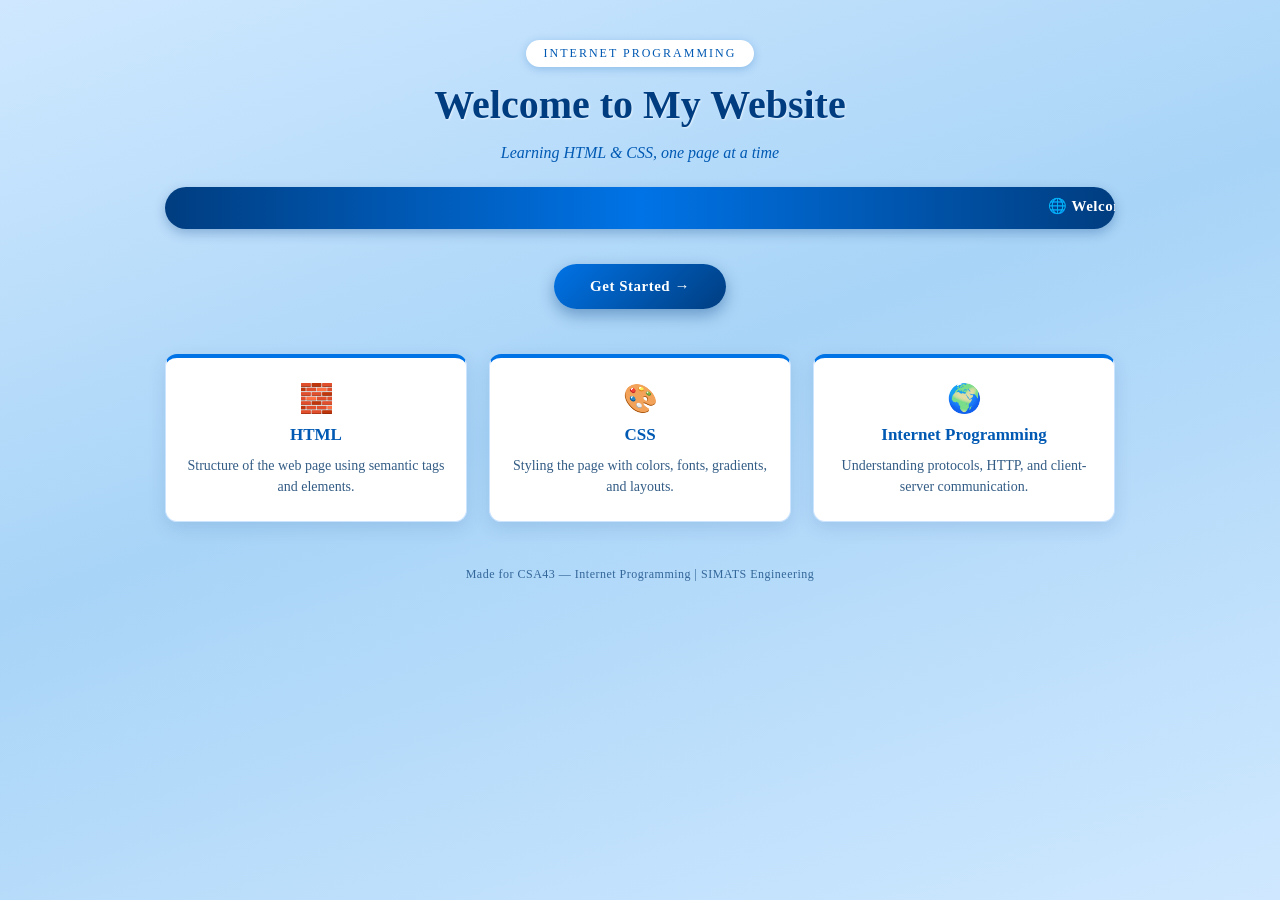
<file: index.html>
<!DOCTYPE html>
<html lang="en">
<head>
<meta charset="UTF-8">
<title>Welcome to My Website</title>
<style>
    * {
        box-sizing: border-box;
    }

    body {
        background: linear-gradient(160deg, #cfe8ff 0%, #a8d4f7 45%, #cfe8ff 100%);
        font-family: Cambria, "Cambria Math", Georgia, serif;
        font-size: 14px;
        color: #003366;
        text-align: center;
        margin: 0;
        padding: 40px 20px;
        min-height: 100vh;
    }

    .content-wrapper {
        max-width: 950px;
        margin: 0 auto;
    }

    /* Header */
    .header-badge {
        display: inline-block;
        background-color: #ffffff;
        color: #0059b3;
        font-size: 12px;
        letter-spacing: 2px;
        text-transform: uppercase;
        padding: 6px 18px;
        border-radius: 20px;
        box-shadow: 0 2px 8px rgba(0, 89, 179, 0.25);
        margin-bottom: 14px;
    }

    h1 {
        color: #003d80;
        font-family: Cambria, serif;
        font-size: 40px;
        font-weight: bold;
        margin: 0 0 8px 0;
        text-shadow: 1px 1px 2px rgba(255, 255, 255, 0.6);
    }

    .subtitle {
        color: #0059b3;
        font-size: 16px;
        font-style: italic;
        margin-bottom: 25px;
    }

    /* Scrolling text banner */
    .marquee-banner {
        background: linear-gradient(90deg, #003d80, #0073e6, #003d80);
        border-radius: 30px;
        padding: 10px 0;
        margin: 20px 0;
        box-shadow: 0 4px 12px rgba(0, 61, 128, 0.3);
    }

    marquee {
        color: #ffffff;
        font-size: 15px;
        font-weight: bold;
        letter-spacing: 0.5px;
    }

    /* Blue button */
    .btn-blue {
        background: linear-gradient(135deg, #0073e6, #003d80);
        color: white;
        font-family: Cambria, serif;
        font-size: 15px;
        font-weight: bold;
        letter-spacing: 0.5px;
        border: none;
        padding: 14px 36px;
        border-radius: 30px;
        cursor: pointer;
        margin-top: 15px;
        box-shadow: 0 6px 16px rgba(0, 61, 128, 0.4);
        transition: all 0.3s ease;
    }

    .btn-blue:hover {
        transform: translateY(-3px);
        box-shadow: 0 8px 22px rgba(0, 61, 128, 0.5);
        background: linear-gradient(135deg, #005cc9, #002855);
    }

    .btn-blue:active {
        transform: translateY(0px);
    }

    /* Grid box layout */
    .grid-container {
        display: grid;
        grid-template-columns: repeat(3, 1fr);
        gap: 22px;
        width: 100%;
        margin: 45px auto 0 auto;
    }

    .grid-box {
        background-color: #ffffff;
        border: 1px solid #cde4ff;
        border-top: 4px solid #0073e6;
        border-radius: 12px;
        padding: 24px 18px;
        box-shadow: 0 6px 18px rgba(0, 61, 128, 0.12);
        font-size: 14px;
        color: #003366;
        transition: transform 0.25s ease, box-shadow 0.25s ease;
    }

    .grid-box:hover {
        transform: translateY(-6px);
        box-shadow: 0 10px 24px rgba(0, 61, 128, 0.22);
    }

    .grid-icon {
        font-size: 28px;
        margin-bottom: 10px;
    }

    .grid-box h3 {
        color: #0059b3;
        font-family: Cambria, serif;
        font-size: 17px;
        margin: 6px 0 10px 0;
    }

    .grid-box p {
        color: #335c85;
        line-height: 1.5;
        margin: 0;
    }

    /* Footer */
    .footer {
        margin-top: 45px;
        color: #336699;
        font-size: 12px;
        letter-spacing: 0.5px;
    }

    @media (max-width: 700px) {
        .grid-container {
            grid-template-columns: 1fr;
        }
        h1 {
            font-size: 30px;
        }
    }
</style>
</head>
<body>

    <div class="content-wrapper">

        <span class="header-badge">Internet Programming</span>
        <h1>Welcome to My Website</h1>
        <p class="subtitle">Learning HTML &amp; CSS, one page at a time</p>

        <!-- Scrolling text -->
        <div class="marquee-banner">
            <marquee behavior="scroll" direction="left">
                🌐 Welcome to my website! Explore Internet Programming with HTML and CSS — built with care.
            </marquee>
        </div>

        <!-- Blue button -->
        <button class="btn-blue">Get Started →</button>

        <!-- Grid box layout -->
        <div class="grid-container">
            <div class="grid-box">
                <div class="grid-icon">🧱</div>
                <h3>HTML</h3>
                <p>Structure of the web page using semantic tags and elements.</p>
            </div>
            <div class="grid-box">
                <div class="grid-icon">🎨</div>
                <h3>CSS</h3>
                <p>Styling the page with colors, fonts, gradients, and layouts.</p>
            </div>
            <div class="grid-box">
                <div class="grid-icon">🌍</div>
                <h3>Internet Programming</h3>
                <p>Understanding protocols, HTTP, and client-server communication.</p>
            </div>
        </div>

        <p class="footer">Made for CSA43 — Internet Programming | SIMATS Engineering</p>

    </div>

</body>
</html>
</file>
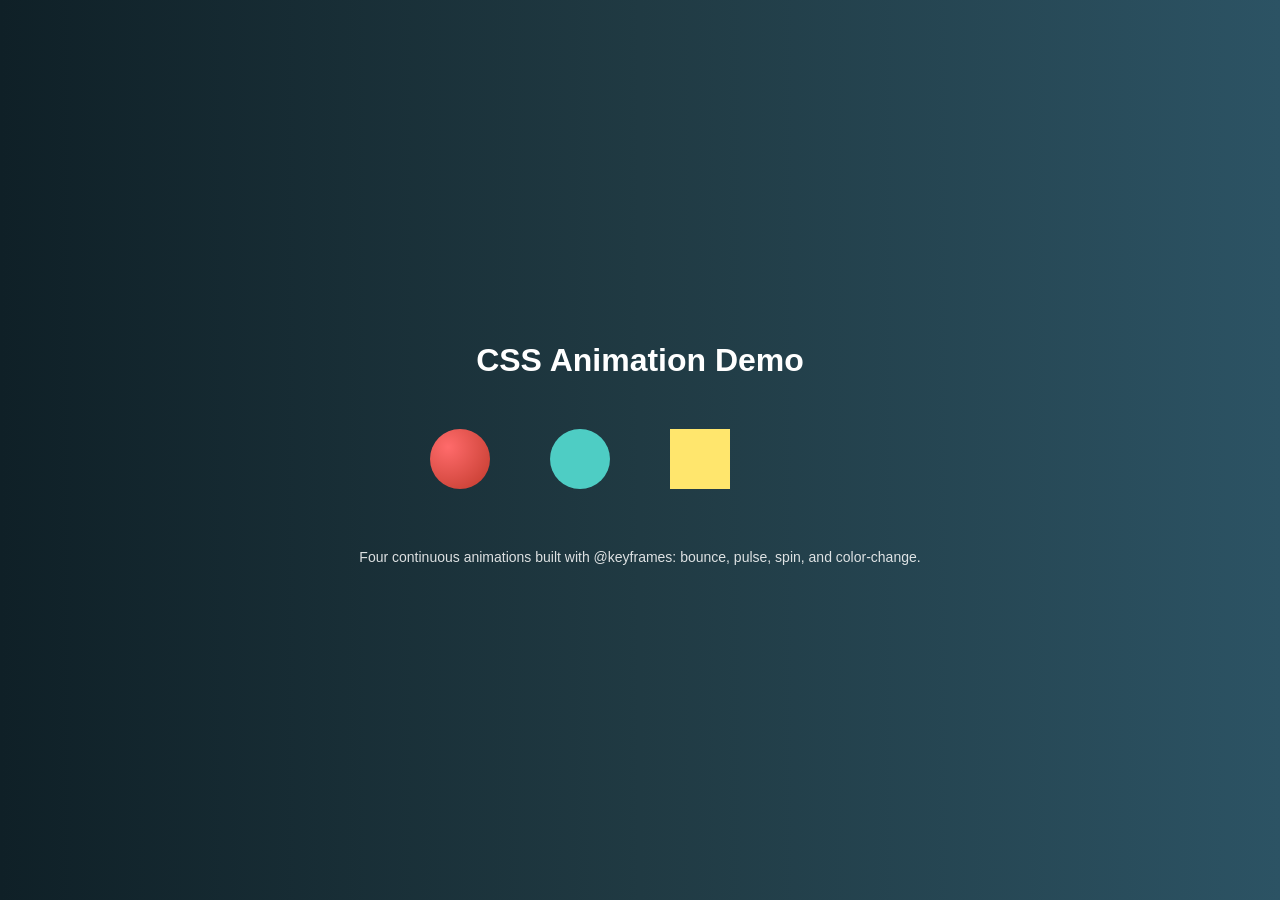
<file: Animation.html>
<!DOCTYPE html>
<html lang="en">
<head>
<meta charset="UTF-8">
<title>Task 2 - Animations</title>
<style>
  body {
    font-family: 'Segoe UI', Arial, sans-serif;
    background: linear-gradient(to right, #0f2027, #203a43, #2c5364);
    min-height: 100vh;
    margin: 0;
    display: flex; flex-direction: column; align-items: center; justify-content: center;
    color: #fff;
    overflow: hidden;
  }
  h1 { margin-bottom: 50px; }
  .stage { display: flex; gap: 60px; align-items: center; }

  .ball {
    width: 60px; height: 60px; border-radius: 50%;
    background: radial-gradient(circle at 30% 30%, #ff6b6b, #c0392b);
    animation: bounce 1.2s infinite ease-in-out;
  }
  @keyframes bounce {
    0%, 100% { transform: translateY(0); }
    50% { transform: translateY(-80px); }
  }

  .pulse {
    width: 60px; height: 60px; border-radius: 50%;
    background: #4ecdc4;
    animation: pulse 1.5s infinite;
  }
  @keyframes pulse {
    0% { transform: scale(1); opacity: 1; }
    50% { transform: scale(1.4); opacity: 0.6; }
    100% { transform: scale(1); opacity: 1; }
  }

  .spin {
    width: 60px; height: 60px;
    background: #ffe66d;
    animation: spin 2s linear infinite;
  }
  @keyframes spin {
    from { transform: rotate(0deg); }
    to { transform: rotate(360deg); }
  }

  .colorbar {
    width: 60px; height: 60px; border-radius: 8px;
    animation: colorchange 3s infinite;
  }
  @keyframes colorchange {
    0%   { background: #ff6b6b; }
    33%  { background: #4ecdc4; }
    66%  { background: #6a0572; }
    100% { background: #ff6b6b; }
  }

  p.instructions { margin-top: 60px; font-size: 14px; opacity: 0.85; }
</style>
</head>
<body>
  <h1>CSS Animation Demo</h1>
  <div class="stage">
    <div class="ball" title="Bounce"></div>
    <div class="pulse" title="Pulse"></div>
    <div class="spin" title="Spin"></div>
    <div class="colorbar" title="Color Change"></div>
  </div>
  <p class="instructions">Four continuous animations built with @keyframes: bounce, pulse, spin, and color-change.</p>
</body>
</html>
</file>
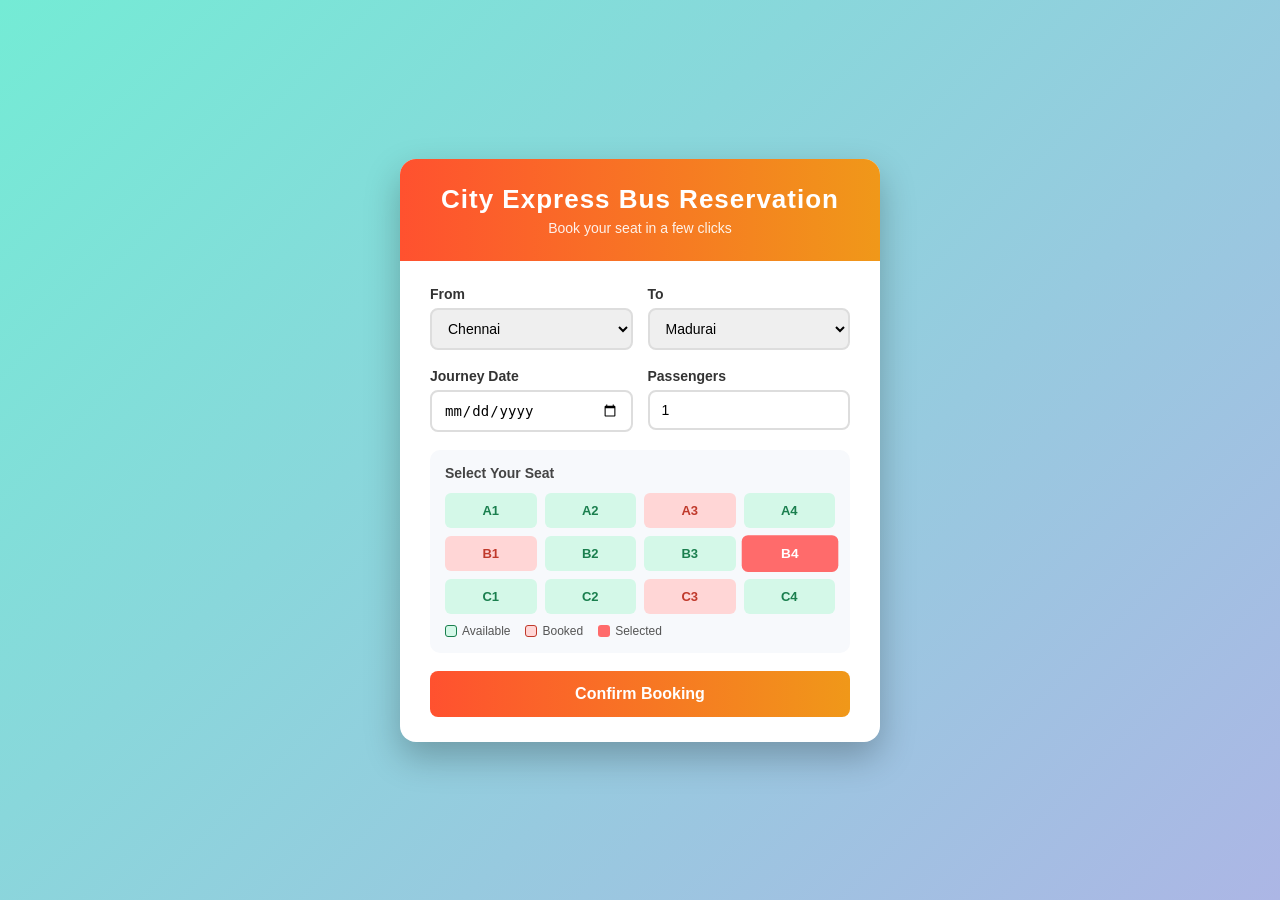
<file: BusReservation.html>
<!DOCTYPE html>
<html lang="en">
<head>
<meta charset="UTF-8">
<title>Bus Reservation</title>
<link rel="stylesheet" href="style.css">
</head>
<body>
  <div class="reservation-card">
    <div class="header">
      <h1>City Express Bus Reservation</h1>
      <p>Book your seat in a few clicks</p>
    </div>
    <div class="form-section">
      <div class="row">
        <div class="form-group">
          <label for="from">From</label>
          <select id="from">
            <option>Chennai</option>
            <option>Bangalore</option>
            <option>Coimbatore</option>
          </select>
        </div>
        <div class="form-group">
          <label for="to">To</label>
          <select id="to">
            <option>Madurai</option>
            <option>Trichy</option>
            <option>Salem</option>
          </select>
        </div>
      </div>
      <div class="row">
        <div class="form-group">
          <label for="date">Journey Date</label>
          <input type="date" id="date">
        </div>
        <div class="form-group">
          <label for="passengers">Passengers</label>
          <input type="number" id="passengers" min="1" max="4" value="1">
        </div>
      </div>
      <div class="seat-map">
        <h3>Select Your Seat</h3>
        <div class="seats">
          <div class="seat available">A1</div>
          <div class="seat available">A2</div>
          <div class="seat booked">A3</div>
          <div class="seat available">A4</div>
          <div class="seat booked">B1</div>
          <div class="seat available">B2</div>
          <div class="seat available">B3</div>
          <div class="seat selected">B4</div>
          <div class="seat available">C1</div>
          <div class="seat available">C2</div>
          <div class="seat booked">C3</div>
          <div class="seat available">C4</div>
        </div>
        <div class="legend">
          <span><span class="dot available"></span> Available</span>
          <span><span class="dot booked"></span> Booked</span>
          <span><span class="dot selected"></span> Selected</span>
        </div>
      </div>
      <button class="book-btn">Confirm Booking</button>
    </div>
  </div>
</body>
</html>
</file>
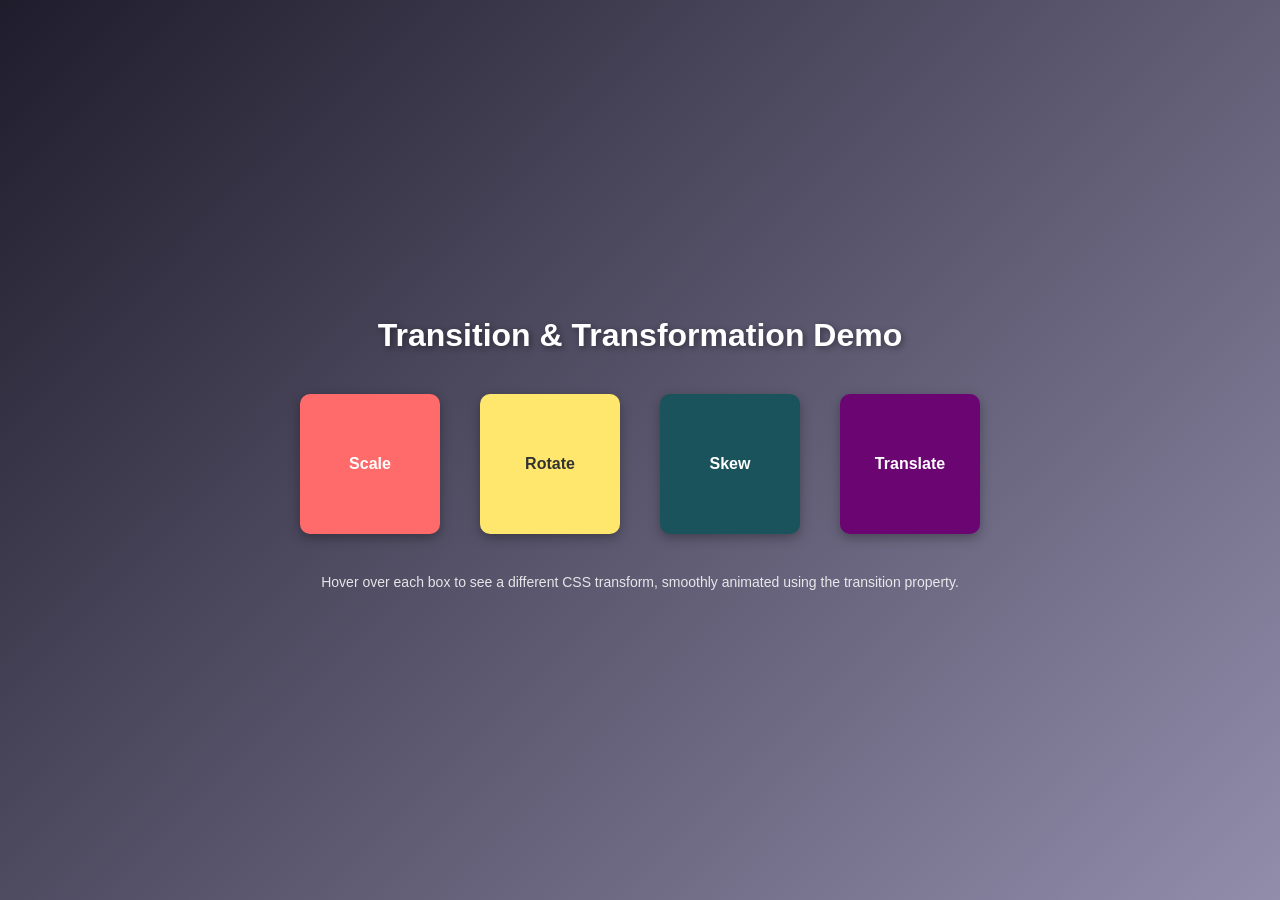
<file: transition.html>
<!DOCTYPE html>
<html lang="en">
<head>
<meta charset="UTF-8">
<title>Task 1 - Transition and Transformation</title>
<style>
  body {
    font-family: 'Segoe UI', Arial, sans-serif;
    background: linear-gradient(135deg, #1f1c2c, #928dab);
    min-height: 100vh;
    display: flex;
    flex-direction: column;
    align-items: center;
    justify-content: center;
    margin: 0;
    color: #fff;
  }
  h1 { margin-bottom: 40px; text-shadow: 2px 2px 6px rgba(0,0,0,0.4); }
  .box-container { display: flex; gap: 40px; flex-wrap: wrap; justify-content: center; }
  .box {
    width: 140px; height: 140px;
    background: #ff6b6b;
    border-radius: 10px;
    display: flex; align-items: center; justify-content: center;
    font-weight: bold;
    box-shadow: 0 4px 12px rgba(0,0,0,0.3);
    transition: transform 0.6s ease, background-color 0.6s ease, border-radius 0.6s ease;
  }
  .scale-box:hover { transform: scale(1.3); background: #4ecdc4; }
  .rotate-box { background: #ffe66d; color: #333; }
  .rotate-box:hover { transform: rotate(180deg); background: #ff6b6b; color: #fff; }
  .skew-box { background: #1a535c; }
  .skew-box:hover { transform: skew(15deg, 5deg); background: #4ecdc4; }
  .translate-box { background: #6a0572; }
  .translate-box:hover { transform: translateY(-30px); border-radius: 50%; background: #ab83a1; }
  p.instructions { margin-top: 40px; font-size: 14px; opacity: 0.85; }
</style>
</head>
<body>
  <h1>Transition &amp; Transformation Demo</h1>
  <div class="box-container">
    <div class="box scale-box">Scale</div>
    <div class="box rotate-box">Rotate</div>
    <div class="box skew-box">Skew</div>
    <div class="box translate-box">Translate</div>
  </div>
  <p class="instructions">Hover over each box to see a different CSS transform, smoothly animated using the transition property.</p>
</body>
</html>
</file>
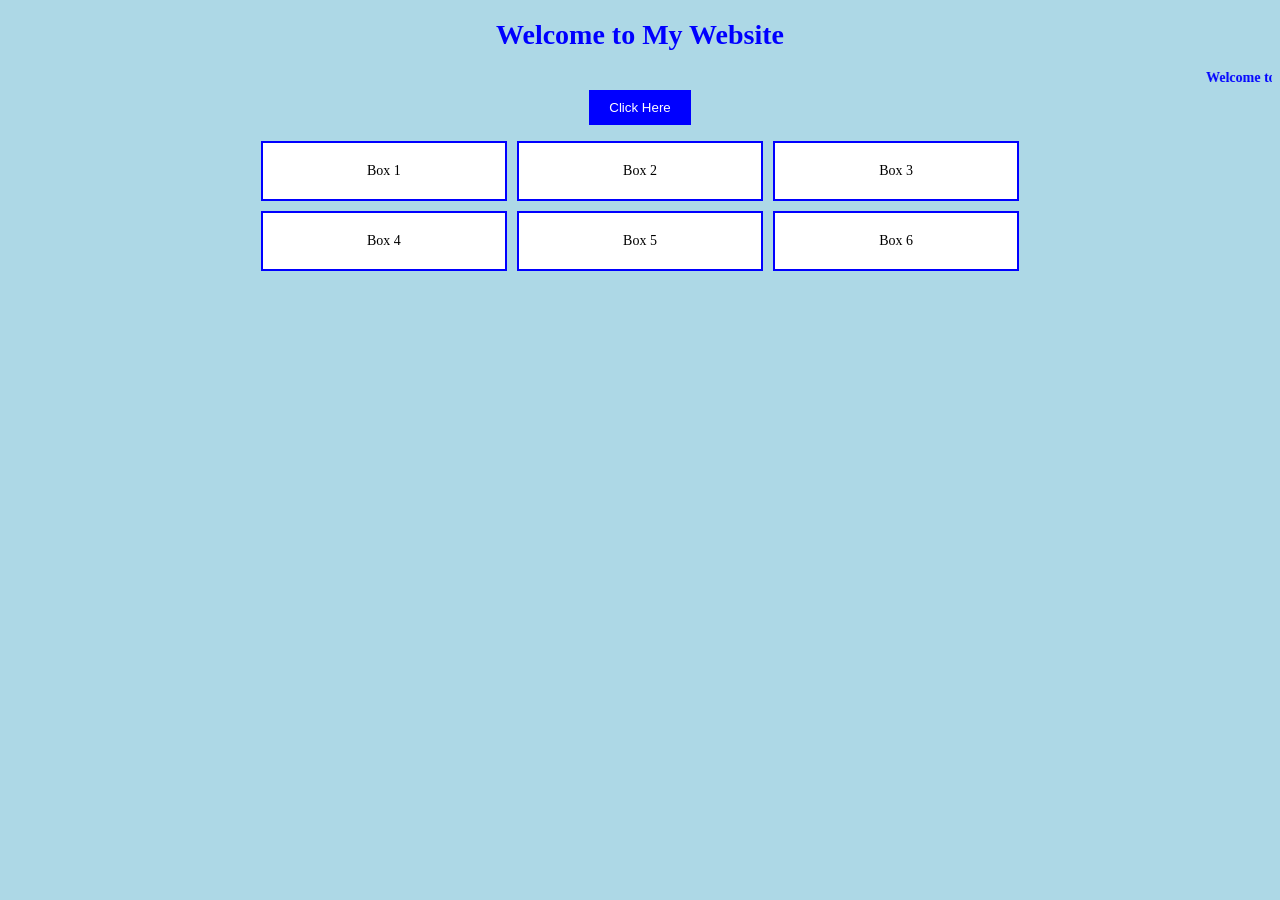
<file: webpage.html>
<!DOCTYPE html>
<html>
<head>
<title>Welcome to My Website</title>

<style>
body{
    background-color: lightblue;
    font-family: Cambria;
    font-size:14px;
    text-align:center;
}

h1{
    color:blue;
}

button{
    background-color:blue;
    color:white;
    padding:10px 20px;
    border:none;
}

marquee{
    color:blue;
    font-weight:bold;
}

.grid{
    display:grid;
    grid-template-columns:auto auto auto;
    gap:10px;
    width:60%;
    margin:auto;
}

.box{
    border:2px solid blue;
    background:white;
    padding:20px;
}
</style>

</head>

<body>

<h1>Welcome to My Website</h1>

<marquee>Welcome to My Website</marquee>

<br>

<button>Click Here</button>

<br><br>

<div class="grid">
<div class="box">Box 1</div>
<div class="box">Box 2</div>
<div class="box">Box 3</div>
<div class="box">Box 4</div>
<div class="box">Box 5</div>
<div class="box">Box 6</div>
</div>

</body>
</html>
</file>
<file: style.css>
* { box-sizing: border-box; }

body {
  margin: 0;
  font-family: 'Segoe UI', Arial, sans-serif;
  background: linear-gradient(135deg, #74ebd5, #ACB6E5);
  min-height: 100vh;
  display: flex;
  align-items: center;
  justify-content: center;
  padding: 20px;
}

.reservation-card {
  background: #ffffff;
  width: 480px;
  max-width: 100%;
  border-radius: 16px;
  overflow: hidden;
  box-shadow: 0 15px 35px rgba(0,0,0,0.25);
}

.header {
  background: linear-gradient(90deg, #ff512f, #f09819);
  color: #fff;
  text-align: center;
  padding: 25px 20px;
}

.header h1 { margin: 0; font-size: 26px; letter-spacing: 1px; }
.header p { margin: 5px 0 0; font-size: 14px; opacity: 0.9; }

.form-section { padding: 25px 30px; }
.form-group { margin-bottom: 18px; }
.form-group label { display: block; font-weight: 600; color: #333; margin-bottom: 6px; font-size: 14px; }

.form-group input,
.form-group select {
  width: 100%;
  padding: 10px 12px;
  border: 2px solid #ddd;
  border-radius: 8px;
  font-size: 14px;
  transition: border-color 0.3s ease, box-shadow 0.3s ease;
}

.form-group input:focus,
.form-group select:focus {
  outline: none;
  border-color: #f09819;
  box-shadow: 0 0 0 3px rgba(240, 152, 25, 0.2);
}

.row { display: flex; gap: 15px; }
.row .form-group { flex: 1; }

.seat-map { background: #f7f9fc; border-radius: 10px; padding: 15px; margin-bottom: 18px; }
.seat-map h3 { margin: 0 0 12px; font-size: 14px; color: #444; }

.seats { display: grid; grid-template-columns: repeat(4, 1fr); gap: 8px; }

.seat {
  padding: 10px 0;
  text-align: center;
  border-radius: 6px;
  font-size: 13px;
  font-weight: 600;
  cursor: pointer;
  transition: transform 0.2s ease, background 0.2s ease;
}

.seat.available { background: #d4f8e8; color: #1a7f4e; }
.seat.available:hover { background: #4ecdc4; color: #fff; transform: translateY(-3px); }
.seat.booked { background: #ffd6d6; color: #c0392b; cursor: not-allowed; }
.seat.selected { background: #ff6b6b; color: #fff; transform: scale(1.05); }

.legend { display: flex; gap: 15px; margin-top: 10px; font-size: 12px; color: #555; }
.legend span { display: flex; align-items: center; gap: 5px; }
.dot { width: 12px; height: 12px; border-radius: 3px; display: inline-block; }
.dot.available { background: #d4f8e8; border: 1px solid #1a7f4e; }
.dot.booked { background: #ffd6d6; border: 1px solid #c0392b; }
.dot.selected { background: #ff6b6b; }

.book-btn {
  width: 100%;
  padding: 14px;
  border: none;
  border-radius: 8px;
  background: linear-gradient(90deg, #ff512f, #f09819);
  color: #fff;
  font-size: 16px;
  font-weight: bold;
  cursor: pointer;
  transition: opacity 0.3s ease, transform 0.2s ease;
}

.book-btn:hover { opacity: 0.9; transform: translateY(-2px); }
</file>
